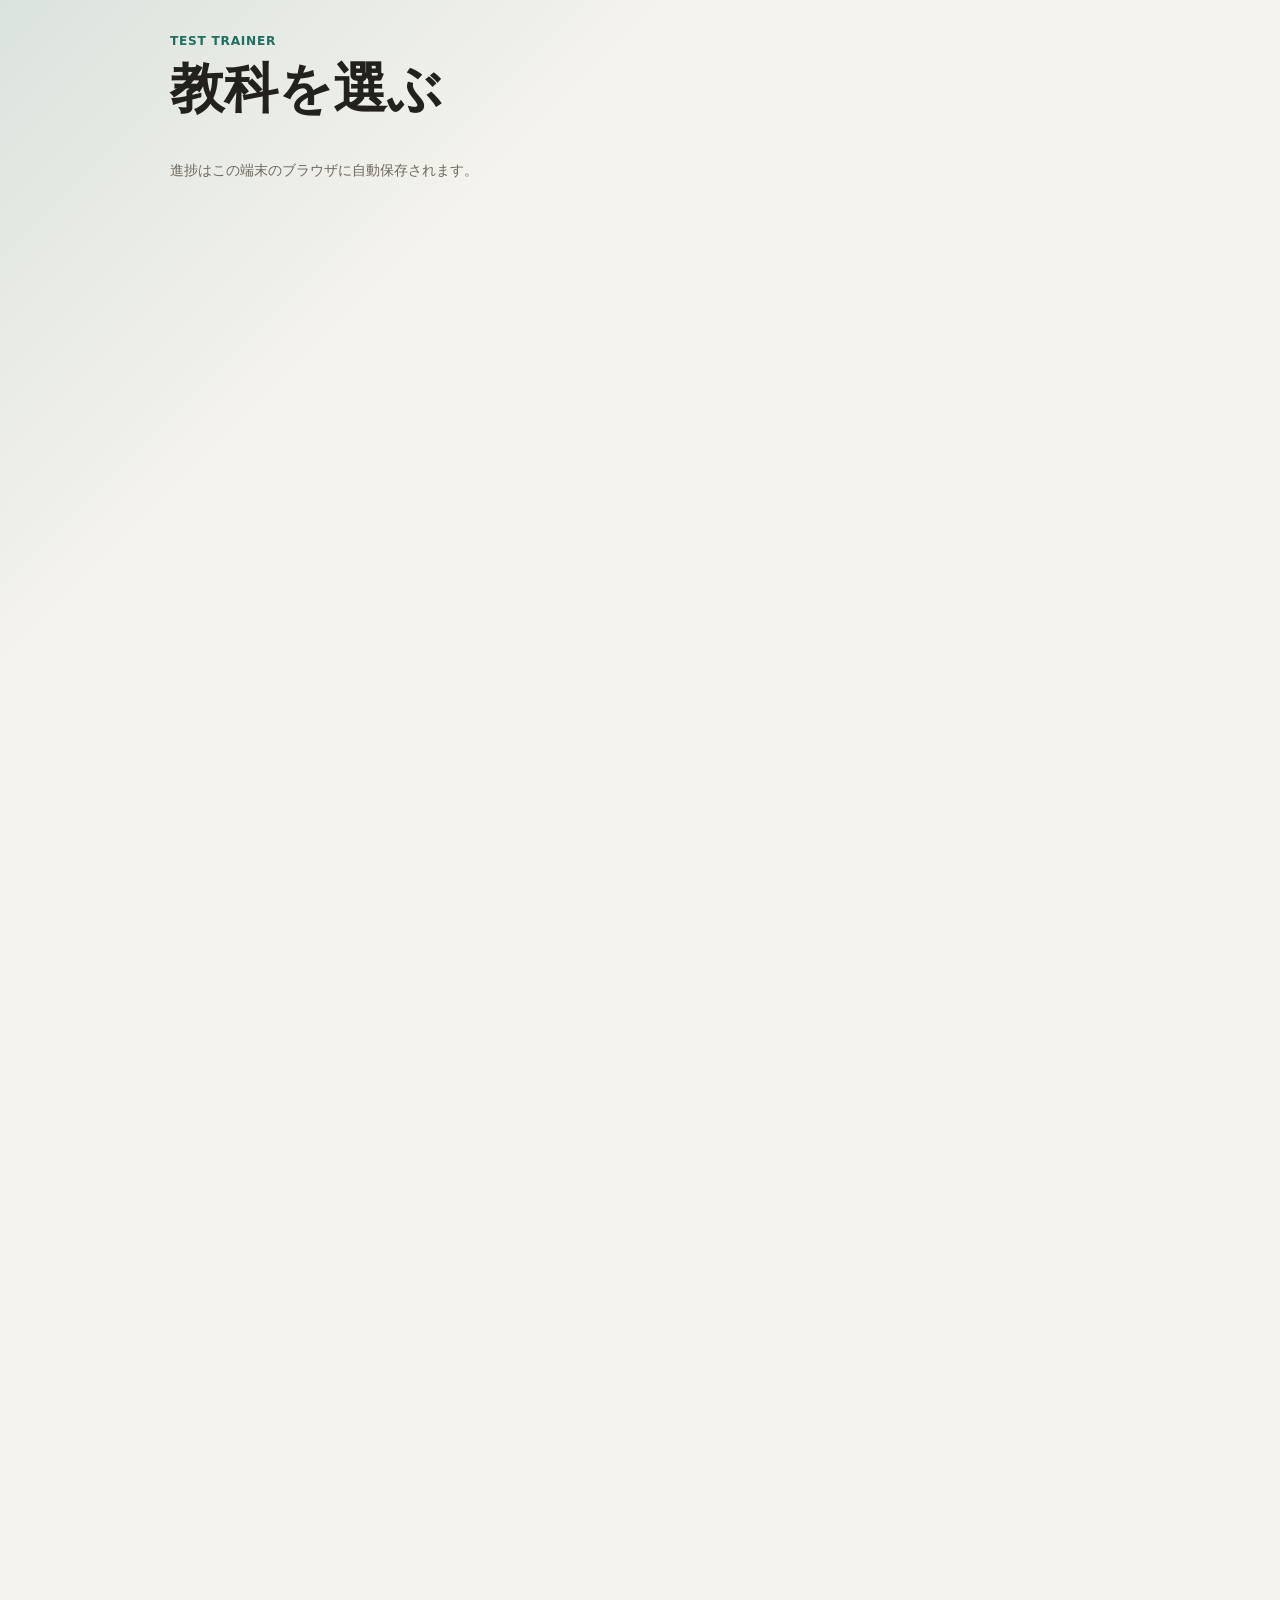
<file: index.html>
<!doctype html>
<html lang="ja">
  <head>
    <meta charset="utf-8" />
    <meta http-equiv="refresh" content="0; url=app/" />
    <meta name="viewport" content="width=device-width, initial-scale=1" />
    <title>期末テスト対策アプリ</title>
  </head>
  <body>
    <p><a href="app/">期末テスト対策アプリを開く</a></p>
  </body>
</html>
</file>
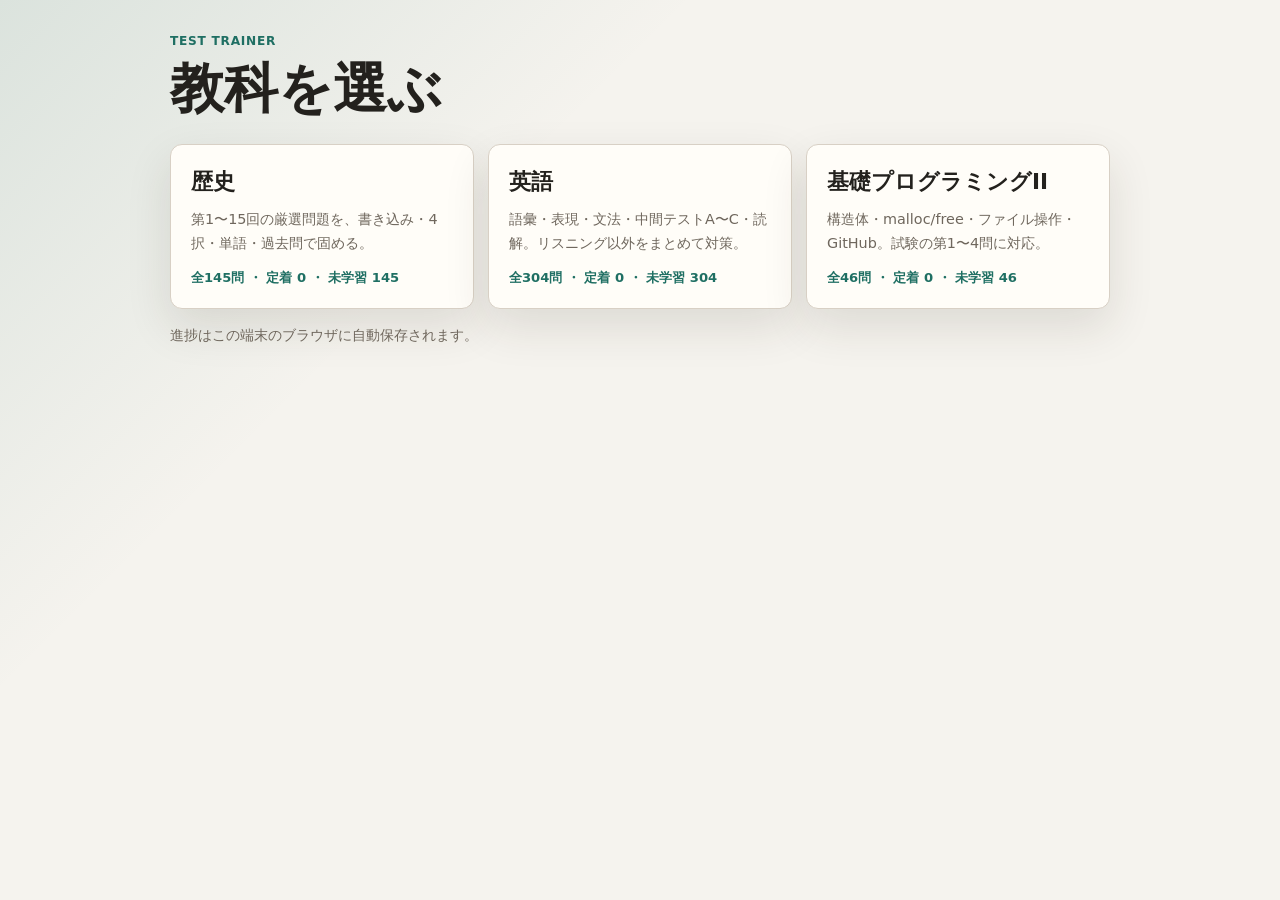
<file: app/index.html>
<!doctype html>
<html lang="ja">
  <head>
    <meta charset="utf-8" />
    <meta name="viewport" content="width=device-width, initial-scale=1" />
    <title>期末テスト対策</title>
    <link rel="stylesheet" href="styles.css" />
  </head>
  <body>
    <main class="shell">
      <!-- 教科選択 -->
      <section id="subject-view" class="view active">
        <p class="eyebrow">Test Trainer</p>
        <h1>教科を選ぶ</h1>
        <div id="subject-grid" class="subject-grid"></div>
        <p class="foot-note">進捗はこの端末のブラウザに自動保存されます。</p>
      </section>

      <!-- モード・範囲設定 -->
      <section id="setup-view" class="view">
        <button class="ghost-button" type="button" data-goto="subject">← 教科選択</button>
        <p id="setup-eyebrow" class="eyebrow"></p>
        <h1 id="setup-title"></h1>

        <div id="mastery-bar" class="mastery-bar"></div>

        <div class="setup-block">
          <p class="block-label">出題形式</p>
          <div id="mode-grid" class="mode-grid"></div>
        </div>

        <div class="setup-block">
          <p class="block-label">
            <span id="group-label">範囲</span>
            <button id="group-all" class="mini-button" type="button">すべて</button>
            <button id="group-none" class="mini-button" type="button">解除</button>
          </p>
          <div id="group-chips" class="chip-row"></div>
        </div>

        <div class="setup-block">
          <p class="block-label">出題対象</p>
          <div id="filter-chips" class="chip-row">
            <button class="chip active" type="button" data-filter="all">すべて</button>
            <button class="chip" type="button" data-filter="weak">苦手・間違えた問題</button>
            <button class="chip" type="button" data-filter="new">まだ解いていない問題</button>
            <button class="chip" type="button" data-filter="due">復習の時期がきた問題</button>
          </div>
        </div>

        <div class="setup-block">
          <p class="block-label">1セッションの問題数</p>
          <div id="length-chips" class="chip-row">
            <button class="chip" type="button" data-length="10">10問</button>
            <button class="chip active" type="button" data-length="20">20問</button>
            <button class="chip" type="button" data-length="40">40問</button>
            <button class="chip" type="button" data-length="0">エンドレス</button>
          </div>
        </div>

        <div class="setup-block">
          <p class="block-label">学習オプション</p>
          <label class="switch"><input id="opt-auto" type="checkbox" /><span>正解したら自動で次の問題へ</span></label>
          <label class="switch"><input id="opt-copy" type="checkbox" /><span>間違えたら正答を書き写して覚える</span></label>
          <label class="switch"><input id="opt-explain" type="checkbox" /><span>正解のときも解説を表示する</span></label>
        </div>

        <div class="setup-actions">
          <button id="start-session" class="primary-button" type="button">開始</button>
          <button id="reset-progress" class="danger-button" type="button">この教科の進捗をリセット</button>
        </div>
        <p id="pool-note" class="foot-note"></p>
      </section>

      <!-- 出題 -->
      <section id="quiz-view" class="view">
        <header class="quiz-header">
          <button class="ghost-button" type="button" data-goto="setup">← 設定</button>
          <div class="stats">
            <span id="mode-label"></span>
            <span id="score-label"></span>
          </div>
        </header>
        <div class="progress-track"><div id="progress-fill" class="progress-fill"></div></div>

        <article class="question-panel">
          <p id="question-meta" class="eyebrow"></p>
          <h2 id="question-text"></h2>
          <p id="jp-line" class="jp-line"></p>
          <p id="sentence-line" class="sentence-line"></p>
          <pre id="code-block" class="code-block"></pre>

          <form id="write-form" class="answer-area">
            <textarea id="write-answer" rows="1" autocomplete="off" autocapitalize="off" autocorrect="off" spellcheck="false" placeholder="答えを入力"></textarea>
            <button type="submit">判定</button>
          </form>

          <div id="choice-area" class="choice-area"></div>

          <div id="order-area" class="order-area">
            <div id="order-slot" class="order-slot" aria-live="polite"></div>
            <div id="order-bank" class="order-bank"></div>
            <div class="order-actions">
              <button id="order-clear" class="ghost-button" type="button">やり直す</button>
              <button id="order-submit" class="primary-button" type="button">判定</button>
            </div>
          </div>

          <div id="result" class="result" aria-live="polite"></div>
          <div id="explanation" class="explanation"></div>

          <div id="copy-drill" class="copy-drill">
            <p class="copy-label">正答を書き写して定着させる</p>
            <p id="copy-target" class="copy-target"></p>
            <input id="copy-input" type="text" autocomplete="off" autocapitalize="off" autocorrect="off" spellcheck="false" placeholder="ここに入力" />
            <p id="copy-status" class="copy-status"></p>
          </div>

          <div class="actions">
            <button id="show-answer" class="ghost-button" type="button">答えを見る</button>
            <button id="next-question" class="primary-button" type="button">次の問題</button>
          </div>
        </article>

        <aside id="rate-chart" class="rate-chart" aria-label="現在の問題ごとの出題率">
          <div class="rate-chart-heading">
            <span>現在の出題率</span>
            <small>候補全体 = 100%</small>
          </div>
          <svg id="rate-chart-svg" viewBox="0 0 100 100" role="img" aria-label="出題率の円グラフ"></svg>
        </aside>

        <aside id="new-question-status" class="new-question-status" hidden aria-live="polite">
          <p>現在の新規問題</p>
          <strong id="new-question-title"></strong>
          <span id="new-question-prompt"></span>
          <em id="new-question-rate"></em>
        </aside>

        <p class="foot-note">キーボード: 1〜4 で選択 / Enter で判定・次へ</p>
      </section>

      <!-- セッション結果 -->
      <section id="result-view" class="view">
        <p class="eyebrow">Session Report</p>
        <h1 id="report-score"></h1>
        <div id="report-metrics" class="dashboard"></div>
        <div id="report-missed" class="report-missed"></div>
        <div class="setup-actions">
          <button id="retry-missed" class="primary-button" type="button">間違えた問題だけ復習</button>
          <button id="retry-same" class="primary-button" type="button">同じ設定でもう一度</button>
          <button class="ghost-button" type="button" data-goto="setup">設定に戻る</button>
        </div>
      </section>
    </main>

    <script src="questions.js"></script>
    <script src="english.js"></script>
    <script src="english-drills.js"></script>
    <script src="english-reading.js"></script>
    <script src="app.js"></script>
  </body>
</html>
</file>
<file: app/styles.css>
:root {
  color-scheme: light dark;
  --bg: #f5f3ee;
  --panel: #fffdf8;
  --text: #23211d;
  --muted: #6f675d;
  --line: #d8d0c5;
  --accent: #1f6f63;
  --accent-soft: rgba(31, 111, 99, 0.12);
  --accent-2: #9a4d2c;
  --danger: #a23838;
  --danger-soft: rgba(162, 56, 56, 0.1);
  --shadow: 0 18px 45px rgba(48, 39, 25, 0.12);
  --code-bg: #1f2421;
  --code-text: #f6f0e6;
}

@media (prefers-color-scheme: dark) {
  :root {
    --bg: #16181a;
    --panel: #1e2225;
    --text: #eceae5;
    --muted: #9aa0a3;
    --line: #343a3e;
    --accent: #4fbfa8;
    --accent-soft: rgba(79, 191, 168, 0.16);
    --accent-2: #d68a5f;
    --danger: #e07070;
    --danger-soft: rgba(224, 112, 112, 0.14);
    --shadow: 0 18px 45px rgba(0, 0, 0, 0.4);
    --code-bg: #12161a;
    --code-text: #e6ecef;
  }
}

* {
  box-sizing: border-box;
}

body {
  margin: 0;
  min-height: 100vh;
  background:
    linear-gradient(135deg, var(--accent-soft), transparent 32%),
    var(--bg);
  color: var(--text);
  font-family: system-ui, -apple-system, BlinkMacSystemFont, "Hiragino Sans", "Yu Gothic", sans-serif;
  line-height: 1.6;
}

button,
input,
textarea {
  font: inherit;
  color: inherit;
}

button {
  border: 0;
  cursor: pointer;
}

button:disabled {
  cursor: not-allowed;
  opacity: 0.45;
}

.shell {
  width: min(940px, calc(100vw - 28px));
  margin: 0 auto;
  padding: 32px 0 64px;
}

.view {
  display: none;
}

.view.active {
  display: block;
}

.eyebrow {
  margin: 0 0 8px;
  color: var(--accent);
  font-size: 0.76rem;
  font-weight: 700;
  letter-spacing: 0.06em;
  text-transform: uppercase;
}

h1 {
  margin: 0 0 24px;
  font-size: clamp(1.9rem, 5vw, 3.4rem);
  line-height: 1.12;
}

.foot-note {
  margin: 16px 0 0;
  color: var(--muted);
  font-size: 0.85rem;
}

/* ---- 教科選択 ---- */

.subject-grid {
  display: grid;
  grid-template-columns: repeat(auto-fit, minmax(240px, 1fr));
  gap: 14px;
}

.subject-card,
.mode-card,
.question-panel,
.dashboard,
.mastery-bar {
  border: 1px solid var(--line);
  border-radius: 12px;
  background: var(--panel);
  box-shadow: var(--shadow);
}

.subject-card,
.mode-card {
  padding: 20px;
  text-align: left;
  color: var(--text);
}

.subject-card {
  min-height: 156px;
}

.subject-card span,
.mode-card span {
  display: block;
  margin-bottom: 8px;
  font-size: 1.35rem;
  font-weight: 800;
}

.subject-card small,
.mode-card small {
  display: block;
  color: var(--muted);
  font-size: 0.9rem;
  line-height: 1.65;
}

.subject-card em {
  display: block;
  margin-top: 12px;
  color: var(--accent);
  font-size: 0.82rem;
  font-style: normal;
  font-weight: 700;
}

.subject-card:hover,
.mode-card:hover {
  border-color: var(--accent);
}

.mode-card.active {
  border-color: var(--accent);
  background: var(--accent-soft);
}

/* ---- 設定 ---- */

.setup-block {
  margin: 22px 0;
}

.block-label {
  display: flex;
  align-items: center;
  gap: 8px;
  margin: 0 0 10px;
  color: var(--muted);
  font-size: 0.85rem;
  font-weight: 700;
}

.mode-grid {
  display: grid;
  grid-template-columns: repeat(auto-fit, minmax(220px, 1fr));
  gap: 12px;
}

.chip-row {
  display: flex;
  flex-wrap: wrap;
  gap: 8px;
}

.chip,
.mini-button {
  border: 1px solid var(--line);
  border-radius: 999px;
  padding: 9px 14px;
  min-height: 40px;
  background: var(--panel);
  color: var(--muted);
  font-size: 0.88rem;
  font-weight: 700;
}

.chip.active {
  border-color: var(--accent);
  background: var(--accent);
  color: #fff;
}

.mini-button {
  padding: 4px 10px;
  min-height: 0;
  font-size: 0.75rem;
}

.switch {
  display: flex;
  align-items: center;
  gap: 10px;
  padding: 8px 0;
  color: var(--muted);
  font-size: 0.92rem;
  cursor: pointer;
}

.switch input {
  width: 20px;
  height: 20px;
  accent-color: var(--accent);
}

.mastery-bar {
  padding: 14px 16px;
  box-shadow: none;
}

.mastery-track {
  display: flex;
  overflow: hidden;
  height: 10px;
  border-radius: 999px;
  background: var(--line);
}

.seg.mastered { background: var(--accent); }
.seg.learning { background: var(--accent-2); }
.seg.fresh { background: transparent; }

.mastery-legend {
  display: flex;
  flex-wrap: wrap;
  gap: 14px;
  margin: 10px 0 0;
  color: var(--muted);
  font-size: 0.82rem;
}

.dot {
  display: inline-block;
  width: 9px;
  height: 9px;
  border-radius: 50%;
  margin-right: 5px;
}

.dot.mastered { background: var(--accent); }
.dot.learning { background: var(--accent-2); }
.dot.fresh { background: var(--line); }
.dot.weak { background: var(--danger); }

.setup-actions {
  display: flex;
  flex-wrap: wrap;
  gap: 12px;
  margin-top: 26px;
}

.primary-button {
  border-radius: 10px;
  padding: 14px 26px;
  min-height: 48px;
  background: var(--accent);
  color: #fff;
  font-weight: 800;
}

.danger-button {
  border: 1px solid var(--danger);
  border-radius: 10px;
  padding: 13px 18px;
  background: transparent;
  color: var(--danger);
  font-weight: 700;
}

.ghost-button {
  padding: 10px 4px;
  background: transparent;
  color: var(--accent);
  font-weight: 700;
}

/* ---- 出題 ---- */

.quiz-header {
  display: flex;
  align-items: center;
  justify-content: space-between;
  flex-wrap: wrap;
  gap: 10px;
  margin-bottom: 10px;
}

.stats {
  display: flex;
  flex-wrap: wrap;
  gap: 8px;
}

.stats span {
  border: 1px solid var(--line);
  border-radius: 999px;
  padding: 6px 12px;
  color: var(--muted);
  font-size: 0.82rem;
}

.progress-track {
  overflow: hidden;
  height: 6px;
  border-radius: 999px;
  margin-bottom: 14px;
  background: var(--line);
}

.progress-fill {
  width: 0;
  height: 100%;
  background: var(--accent);
  transition: width 0.25s ease;
}

.question-panel {
  padding: clamp(20px, 4vw, 34px);
}

#question-text {
  margin: 0 0 16px;
  font-size: clamp(1.2rem, 2.8vw, 1.7rem);
  line-height: 1.5;
}

.jp-line {
  display: none;
  margin: 0 0 12px;
  padding: 12px 14px;
  border-left: 3px solid var(--accent);
  background: var(--accent-soft);
  border-radius: 0 8px 8px 0;
  font-size: 1rem;
}

.sentence-line {
  display: none;
  margin: 0 0 18px;
  font-size: clamp(1.05rem, 2.4vw, 1.3rem);
  line-height: 1.9;
  word-break: break-word;
}

.blank {
  display: inline-block;
  min-width: 90px;
  margin: 0 4px;
  padding: 0 8px;
  border-bottom: 2px solid var(--accent);
  text-align: center;
  color: var(--muted);
}

.blank.filled {
  color: var(--accent);
  font-weight: 800;
}

.code-block {
  display: none;
  overflow-x: auto;
  border-radius: 10px;
  margin: 0 0 18px;
  padding: 16px;
  background: var(--code-bg);
  color: var(--code-text);
  font-size: 0.92rem;
  line-height: 1.6;
  white-space: pre;
}

.answer-area {
  display: grid;
  grid-template-columns: 1fr auto;
  gap: 10px;
}

.answer-area textarea {
  min-width: 0;
  border: 1px solid var(--line);
  border-radius: 10px;
  padding: 13px 14px;
  background: var(--bg);
  resize: vertical;
  line-height: 1.6;
}

.answer-area textarea:focus {
  outline: 2px solid var(--accent);
}

.answer-area button {
  border-radius: 10px;
  padding: 13px 22px;
  background: var(--accent);
  color: #fff;
  font-weight: 800;
}

.choice-area {
  display: grid;
  grid-template-columns: repeat(2, minmax(0, 1fr));
  gap: 10px;
}

.choice-button {
  display: flex;
  align-items: center;
  gap: 10px;
  min-height: 58px;
  border: 1px solid var(--line);
  border-radius: 10px;
  padding: 12px 14px;
  background: var(--bg);
  color: var(--text);
  text-align: left;
  line-height: 1.45;
}

.choice-button i {
  flex: 0 0 auto;
  width: 22px;
  height: 22px;
  border-radius: 6px;
  background: var(--line);
  color: var(--text);
  font-size: 0.72rem;
  font-style: normal;
  font-weight: 800;
  line-height: 22px;
  text-align: center;
}

.choice-button:not(:disabled):hover {
  border-color: var(--accent);
}

.choice-button.correct {
  border-color: var(--accent);
  background: var(--accent);
  color: #fff;
  opacity: 1;
}

.choice-button.correct i {
  background: rgba(255, 255, 255, 0.28);
  color: #fff;
}

.choice-button.wrong {
  border-color: var(--danger);
  background: var(--danger);
  color: #fff;
  opacity: 1;
}

/* ---- 並べ替え ---- */

.order-area {
  display: none;
}

.order-slot {
  display: flex;
  flex-wrap: wrap;
  align-items: center;
  gap: 8px;
  min-height: 64px;
  border: 2px dashed var(--line);
  border-radius: 10px;
  padding: 12px;
  color: var(--muted);
  font-size: 0.9rem;
}

.order-slot.correct { border-color: var(--accent); border-style: solid; }
.order-slot.wrong { border-color: var(--danger); border-style: solid; }

.order-bank {
  display: flex;
  flex-wrap: wrap;
  gap: 8px;
  margin-top: 12px;
}

.token {
  display: inline-flex;
  align-items: center;
  gap: 6px;
  min-height: 42px;
  border: 1px solid var(--accent);
  border-radius: 8px;
  padding: 8px 12px;
  background: var(--accent-soft);
  color: var(--text);
  font-size: 1rem;
  font-weight: 600;
}

.token.fixed {
  border-color: var(--line);
  background: transparent;
  color: var(--muted);
}

.token i {
  color: var(--muted);
  font-size: 0.7rem;
  font-style: normal;
  font-weight: 800;
}

.order-actions {
  display: flex;
  justify-content: flex-end;
  gap: 12px;
  margin-top: 12px;
}

/* ---- 結果表示 ---- */

.result {
  min-height: 28px;
  margin-top: 18px;
  color: var(--muted);
  font-size: 0.95rem;
  word-break: break-word;
}

.result.good {
  color: var(--accent);
  font-weight: 800;
}

.result.bad {
  color: var(--danger);
  font-weight: 800;
}

.explanation {
  display: none;
  margin-top: 10px;
  padding: 12px 14px;
  border-radius: 10px;
  background: var(--accent-soft);
  color: var(--text);
  font-size: 0.92rem;
  line-height: 1.75;
}

.explanation.visible {
  display: block;
}

.copy-drill {
  display: none;
  margin-top: 14px;
  padding: 14px;
  border: 1px solid var(--line);
  border-radius: 10px;
}

.copy-drill.visible {
  display: block;
}

.copy-label {
  margin: 0 0 6px;
  color: var(--muted);
  font-size: 0.8rem;
  font-weight: 700;
}

.copy-target {
  margin: 0 0 10px;
  font-size: 1.02rem;
  font-weight: 700;
  word-break: break-word;
}

.copy-drill input {
  width: 100%;
  border: 1px solid var(--line);
  border-radius: 8px;
  padding: 11px 12px;
  background: var(--bg);
}

.copy-status {
  margin: 8px 0 0;
  min-height: 1.2em;
  color: var(--muted);
  font-size: 0.85rem;
}

.copy-status.good {
  color: var(--accent);
  font-weight: 700;
}

.actions {
  display: flex;
  justify-content: flex-end;
  gap: 12px;
  margin-top: 16px;
}

/* ---- レポート ---- */

.dashboard {
  display: grid;
  grid-template-columns: repeat(4, minmax(0, 1fr));
  gap: 14px;
  margin-top: 16px;
  padding: 18px;
}

.metric-label {
  margin: 0 0 2px;
  color: var(--muted);
  font-size: 0.8rem;
}

.metric {
  margin: 0;
  font-size: 1.4rem;
  font-weight: 800;
}

.report-missed {
  margin-top: 24px;
}

.missed-list {
  display: grid;
  gap: 10px;
  margin: 0;
  padding: 0;
  list-style: none;
}

.missed-list li {
  border: 1px solid var(--line);
  border-left: 3px solid var(--danger);
  border-radius: 0 10px 10px 0;
  padding: 12px 14px;
  background: var(--panel);
}

.missed-meta {
  margin: 0 0 4px;
  color: var(--muted);
  font-size: 0.75rem;
  font-weight: 700;
}

.missed-prompt {
  margin: 0 0 6px;
  font-size: 0.95rem;
}

.missed-answer {
  margin: 0;
  color: var(--accent);
  font-weight: 800;
  word-break: break-word;
}

.missed-note {
  margin: 6px 0 0;
  color: var(--muted);
  font-size: 0.85rem;
  line-height: 1.7;
}

.all-clear {
  padding: 18px;
  border: 1px solid var(--accent);
  border-radius: 10px;
  background: var(--accent-soft);
  font-weight: 700;
}

/* ---- 常時表示する出題率 ---- */

.rate-chart {
  position: fixed;
  z-index: 20;
  right: 0;
  bottom: 0;
  left: 0;
  height: 33vh;
  min-height: 240px;
  padding: 12px;
  border-top: 1px solid var(--line);
  background: color-mix(in srgb, var(--panel) 96%, transparent);
  box-shadow: 0 -12px 35px rgba(48, 39, 25, 0.1);
  backdrop-filter: blur(10px);
}

.rate-chart-heading {
  display: flex;
  justify-content: space-between;
  gap: 12px;
  margin-bottom: 6px;
  color: var(--accent);
  font-size: 0.78rem;
  font-weight: 800;
}

.rate-chart-heading small {
  color: var(--muted);
  font-weight: 600;
}

#rate-chart-svg {
  display: block;
  width: min(310px, calc(100vw - 32px));
  height: calc(33vh - 44px);
  min-height: 190px;
  margin: 0 auto;
}

#quiz-view {
  padding-bottom: calc(33vh + 24px);
}

.new-question-status {
  position: fixed;
  z-index: 25;
  right: 18px;
  bottom: 18px;
  width: min(310px, calc(100vw - 36px));
  padding: 12px 14px;
  border: 1px solid color-mix(in srgb, var(--accent-2) 55%, var(--line));
  border-left: 5px solid #d1603d;
  border-radius: 12px;
  background: color-mix(in srgb, var(--panel) 96%, transparent);
  box-shadow: var(--shadow);
  backdrop-filter: blur(10px);
}

.new-question-status[hidden] {
  display: none;
}

.new-question-status p,
.new-question-status strong,
.new-question-status span,
.new-question-status em {
  display: block;
}

.new-question-status p {
  margin: 0 0 2px;
  color: var(--accent-2);
  font-size: 0.76rem;
  font-weight: 800;
}

.new-question-status strong {
  font-size: 0.9rem;
}

.new-question-status span {
  display: -webkit-box;
  margin-top: 3px;
  overflow: hidden;
  color: var(--muted);
  font-size: 0.76rem;
  line-height: 1.35;
  -webkit-box-orient: vertical;
  -webkit-line-clamp: 2;
}

.new-question-status em {
  margin-top: 6px;
  color: var(--accent-2);
  font-size: 0.92rem;
  font-style: normal;
  font-weight: 900;
}

/* ---- スマホ ---- */

@media (max-width: 720px) {
  .shell {
    width: calc(100vw - 20px);
    padding: 20px 0 48px;
  }

  .subject-grid,
  .mode-grid,
  .choice-area {
    grid-template-columns: 1fr;
  }

  .dashboard {
    grid-template-columns: repeat(2, minmax(0, 1fr));
  }

  .answer-area {
    grid-template-columns: 1fr;
  }

  .actions,
  .order-actions {
    flex-direction: column-reverse;
  }

  .setup-actions {
    flex-direction: column;
  }

  .setup-actions button,
  .actions button,
  .order-actions button {
    width: 100%;
  }

  .subject-card {
    min-height: 0;
  }

  .rate-chart {
    height: 34vh;
    min-height: 220px;
    padding: 8px 10px;
  }

  #rate-chart-svg {
    width: min(240px, calc(100vw - 30px));
    height: calc(34vh - 38px);
    min-height: 175px;
  }

  .new-question-status {
    right: 8px;
    bottom: 8px;
    width: min(270px, calc(100vw - 16px));
    padding: 9px 11px;
  }
}
</file>
